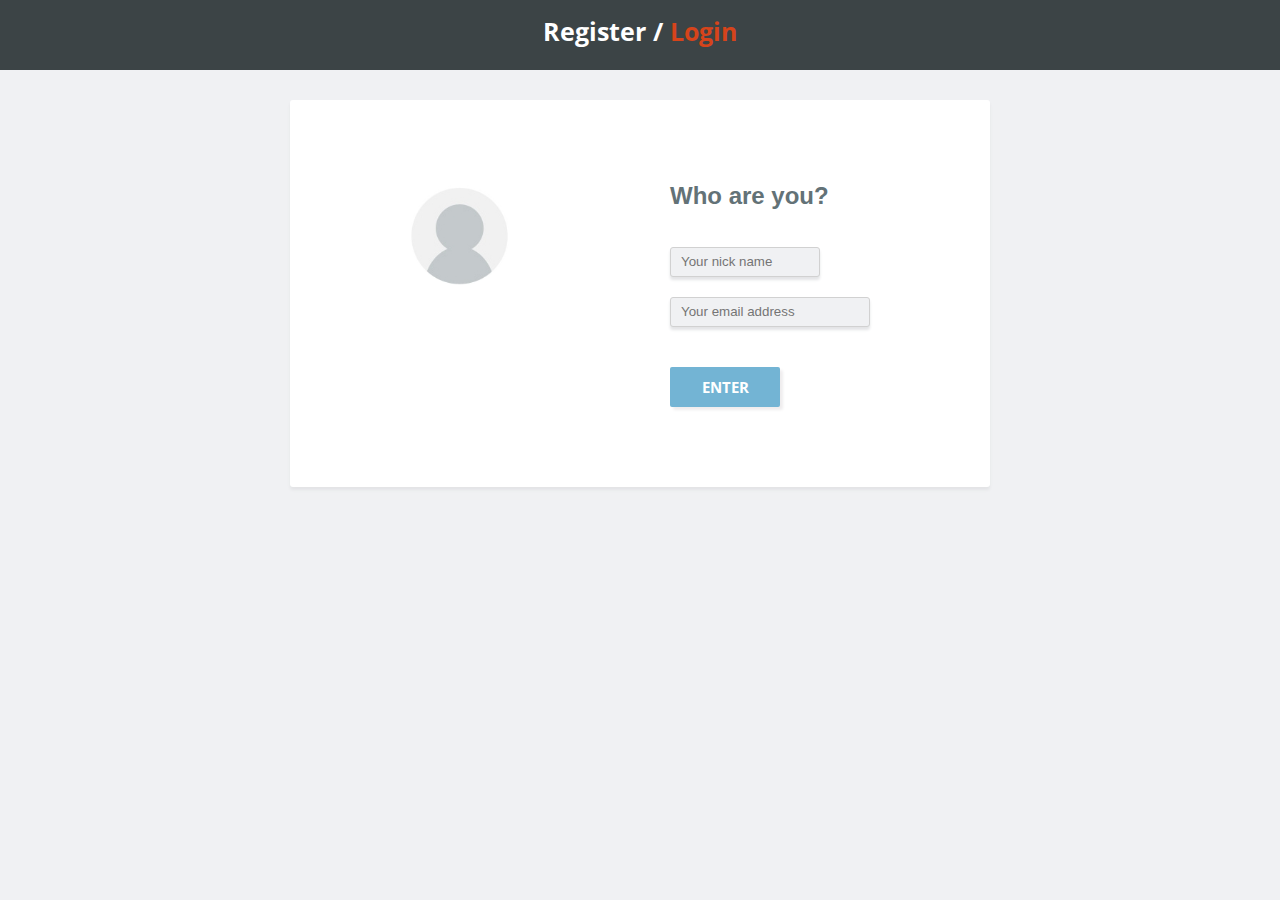
<file: public/join.html>
<!DOCTYPE html>
<html>
<head>
<meta http-equiv="Content-type" content="text/html; charset=utf-8" />
<title>Select Rooms</title>
<meta name="description" content="Simple in-browser ping-pong game written in javascript (using node.js as back-end server, socket.io and canvas on the client-side)" />
<meta name="keywords" content="ping pong game, ping-pong, node.js, node, javascript, socket.io, canvas, HTML5" />
<link href="http://fonts.googleapis.com/css?family=Open+Sans Condensed:300italic,300,700" rel="stylesheet" type="text/css">
<link href="css/pong.css" rel="stylesheet" type="text/css">
<script src="js/jquery.min.js" type="text/javascript"></script>
</head>
<body>
<header class="header">
  <h1 class="site-title"> <a href="#" id="logo">Register / <span>Login</span></a> </h1>
</header>
<section class="main section-login">
  <div class="connected section clearfix"> <img src="images/unnamed.jpg" id="creatorImage" class="creator-image" />
    <div class="infoConnected">
      <h2>Who are you?</h2>
      <br/>
      <form class="form-login" action="rooms.html">
        <input type="text" id="yourName" placeholder="Your nick name" class="form-control form-control-name" />
        <br/>
        <input type="text" id="yourEmail" placeholder="Your email address" class="form-control form-control-email" />
        <br/>
        <input type="submit" id="yourEnter" value="ENTER" class="btn btn-enter" />
      </form>
    </div>
  </div>
</section>
<footer class="footer hidden">
  <form id="chatform">
    <textarea id="message" placeholder="Write something.."></textarea>
    <input type="submit" id="submit" value="SEND"/>
  </form>
</footer>
</body>
</html>
</file>
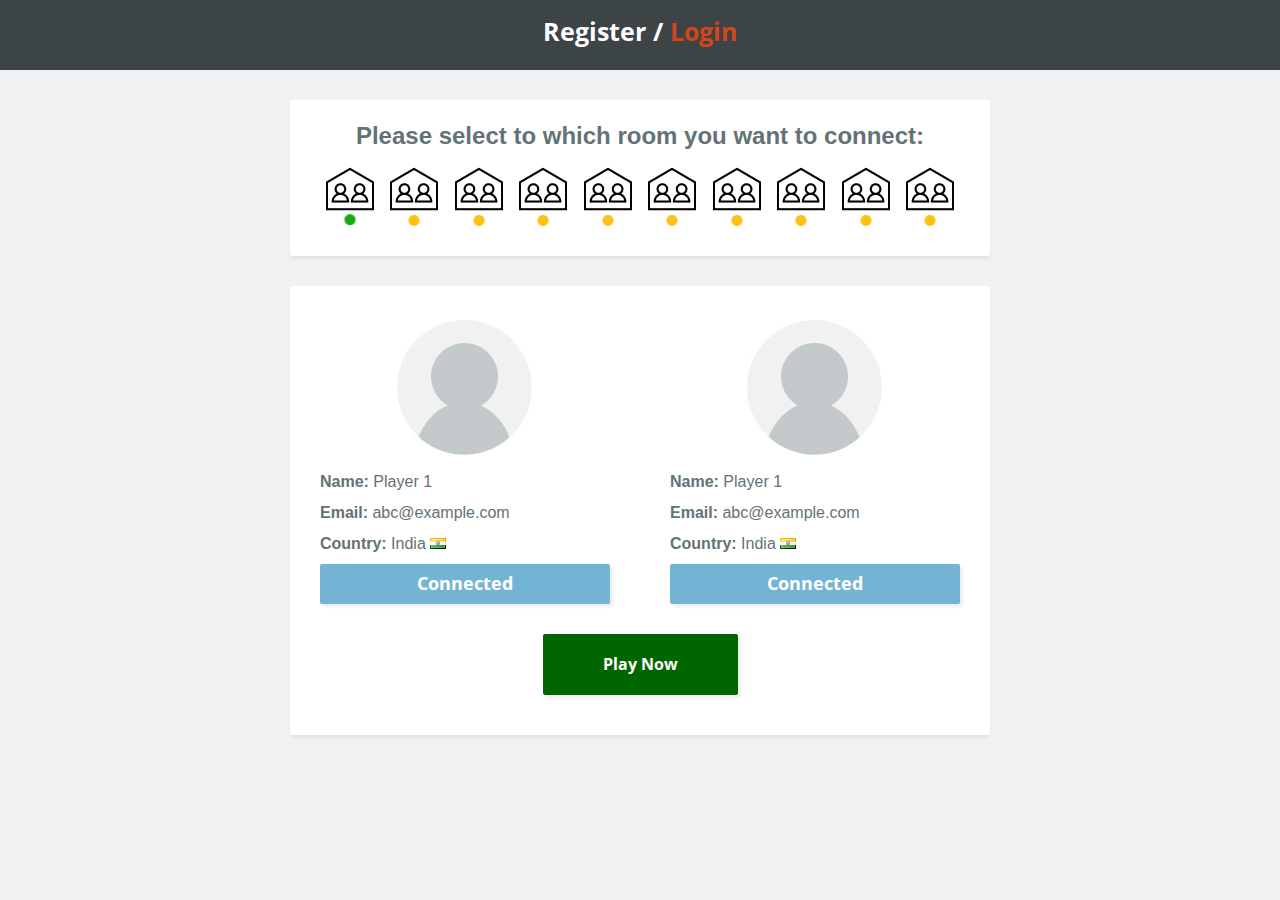
<file: public/rooms.html>
<!DOCTYPE html>
<html>
<head>
<meta http-equiv="Content-type" content="text/html; charset=utf-8" />
<title>Select Rooms</title>
<meta name="description" content="Simple in-browser ping-pong game written in javascript (using node.js as back-end server, socket.io and canvas on the client-side)" />
<meta name="keywords" content="ping pong game, ping-pong, node.js, node, javascript, socket.io, canvas, HTML5" />
<link href="http://fonts.googleapis.com/css?family=Open+Sans Condensed:300italic,300,700" rel="stylesheet" type="text/css">
<link href="css/pong.css" rel="stylesheet" type="text/css">
<script src="js/jquery.min.js" type="text/javascript"></script>
</head>
<body>
<header class="header">
  <h1 class="site-title"> <a href="#" id="logo">Register / <span>Login</span></a> </h1>
</header>
<section class="main section-login">
  <div class="rooms section clearfix">
    <h2>Please select to which room you want to connect:</h2>
    <ul class="list-of-rooms">
      <li class="room selected"><a href="players.html">room</a></li>
      <li class="room"><a href="players.html">room</a></li>
      <li class="room"><a href="players.html">room</a></li>
      <li class="room"><a href="players.html">room</a></li>
      <li class="room"><a href="players.html">room</a></li>
      <li class="room"><a href="players.html">room</a></li>
      <li class="room"><a href="players.html">room</a></li>
      <li class="room"><a href="players.html">room</a></li>
      <li class="room"><a href="players.html">room</a></li>
      <li class="room"><a href="players.html">room</a></li>
    </ul>
  </div>
  <div class="players section clearfix">
    <ul class="list-of-players">
      <li class="player selected">
        <div class="player-info-img"><img src="images/unnamed.jpg"></div>
        <div class="player-info"><strong>Name: </strong>Player 1</div>
        <div class="player-info"><strong>Email: </strong>abc@example.com</div>
        <div class="player-info"><strong>Country: </strong>India <img src="images/country_icons/in.png"></div>
        <div class="player-info"><span class="btn disable">Connected</span></div>
      </li>
      <li class="player">
        <div class="player-info-img"><img src="images/unnamed.jpg"></div>
        <div class="player-info"><strong>Name: </strong>Player 1</div>
        <div class="player-info"><strong>Email: </strong>abc@example.com</div>
        <div class="player-info"><strong>Country: </strong>India <img src="images/country_icons/in.png"></div>
        <div class="player-info"><span class="btn disable">Connected</span></div>
      </li>
    </ul>
    <div class="link-to-play"><a class="btn" href="play.html">Play Now</a></div>
  </div>
</section>
<footer class="footer hidden">
  <form id="chatform">
    <textarea id="message" placeholder="Write something.."></textarea>
    <input type="submit" id="submit" value="SEND"/>
  </form>
</footer>
</body>
</html>
</file>
<file: public/css/pong.css>
/*------------- Reset browser differences ------------- */



* { padding: 0; margin: 0; }
*, *:before, *:after { -webkit-box-sizing: border-box; /* Safari/Chrome, other WebKit */ -moz-box-sizing: border-box;    /* Firefox, other Gecko */ box-sizing: border-box;         /* Opera/IE 8+ */ }
/* ------------ Body styles ------------ */

h2,h2,h3{margin:0 0 15px; font-weight: bold;	}
body { background-color: #f0f1f3; color: #667073; font-size: 16px; line-height: 1.3; font-family: Arial, Helvetica, sans-serif; }
.hidden { display: none; }
.clearfix:after { clear: both; display: block; content: ""; }
/* ------------ Header styles ------------ */
#logo { color: white; text-decoration: none; }
#logo:visited { color: white; }
.header { height: 70px; background-color: #3c4446; }
.header .site-title { text-align: center; padding-top: 15px; font-family: 'Open Sans Condensed', serif; font-weight: bold; color: white; font-size: 25px; }
.header .site-title span { color: #d6441b; }
/* ------ main ------ */
.main { padding: 30px; }
.section { text-align: center; display: block; margin: 0px auto; padding: 30px; margin: 0 auto 30px; width: 700px; background-color: #ffffff; border-radius: 3px; box-shadow: 0px 3px 3px #e3e4e6; color: #637277; }
/* ------ Home ------ */  
.header-home { height: 120px; background-color: #3c4446; }
.header-home .site-title { padding-top: 35px; font-size: 35px; }
.home-section { text-align: center; margin-top: 140px; }
/* ------ Invite ------ */     
#create { width: 300px; height: 100px; background-color: #70b1d1; text-align: center; display: block; margin: 0px auto; border-radius: 3px; box-shadow: 0px 5px 5px #e4e8e7; text-decoration: none; margin-bottom: 70px; color: #eeffff; }
#create:visited { color: #eeffff; text-decoration: none; }
#createbutton { display: block; padding-top: 28px; }
#little { display: block; font-weight: normal; font-size: 13px; }
#big { display: block; font-weight: bold; font-size: 23px; }
.tutorial { margin-bottom: 90px; }
#tutorial { color: #88bfd4; }
#tutorial:visited { color: #88bfd4; }
/* ------ forms ------*/
.form-control { border-radius: 3px; box-shadow: 0px 3px 3px #e3e4e6; background-color: #f0f1f3; border: 1px solid #d1d1d1; border-radius: 3px; box-shadow: 0px 3px 3px #e3e4e6; }
.btn { font-family: 'Open Sans Condensed', serif;  font-weight: bold;text-decoration: none; display: inline-block; color: #fff; padding: 8px 15px; cursor: pointer; text-align: center; background-color: #73b4d4; border: none; box-shadow: 3px 3px 3px #efedee; border-radius: 2px; }
.btn.disable{cursor:default;}
/* ------ Connected ------*/
.connected { padding: 80px 120px; }
.connected h2 { }
.connected .infoConnected { text-align: left; float: right; margin: 0; }
.connected .creator-image { float: left; margin: 5px 0 0; width: 100px; height: 100px; border-radius: 50%; }
.connected .form-login .form-control-name { float: left; padding-left: 10px; width: 150px; height: 30px; margin-bottom: 20px; }
.connected .form-login .form-control-email { float: left; padding-left: 10px; width: 200px; height: 30px; margin-bottom: 40px; }
.connected .form-login .btn-enter { float: left; width: 110px; height: 40px; font-size: 15px; }
.rooms { padding:20px 0 30px; }
.rooms .list-of-rooms { margin: 0; padding: 0; list-style: none; }
.rooms .list-of-rooms .room { background: url(../images/room-icon.png) no-repeat center 0; padding: 0; display: inline-block; }
.rooms .list-of-rooms .room a { background: url(../images/yellow_dot.png) no-repeat center bottom; width: 60px; height: 60px; color: #000; text-indent: -9999px; display: block; }
.rooms .list-of-rooms .room.selected a { background-image: url(../images/green_dot.png); }
.players { padding: 30px 0 40px; }
.players .list-of-players { margin: 0 0 20px; padding: 0; list-style: none; overflow:hidden; }
.players .list-of-players .player { text-align: left; padding: 0; width:50%; float:left;}
.players .list-of-players .player .player-info-img { text-align: center; margin-bottom: 10px; }
.players .list-of-players .player .player-info { margin-bottom: 10px; padding: 0 30px; }
.players .list-of-players .player .btn { display: block; font-weight: bold; font-size: 18px; } 
.players .link-to-play {display:block; padding: 0 30px; }
.players .link-to-play .btn{ background-color:#060; padding:20px 60px;}
.playboard{position:absolute;width:100%; height:100%;}
/* ------------ Footer styles ------------ */

.footer { padding-top: 30px; background-color: white; }
#chatform { width: 700px; margin: 0 auto; background-color: white; }
#message { width: 550px; height: 80px; display: block; float: left; margin: 0 auto; background-color: #f9f9f9; border: 1px solid #cccccc; border-radius: 2px; padding-left: 20px; padding-top: 20px; resize: none; font: inherit; color: inherit; }
#submit { width: 110px; height: 60px; float: right; text-align: center; background-color: #73b4d4; display: block; margin: 0 auto; border: none; box-shadow: 3px 3px 3px #efedee; border-radius: 2px; color: white; font-weight: bold; font-size: 17px; outline: none; cursor: pointer; }
/* ---------------------- HIDE -------------------------- */
</file>
